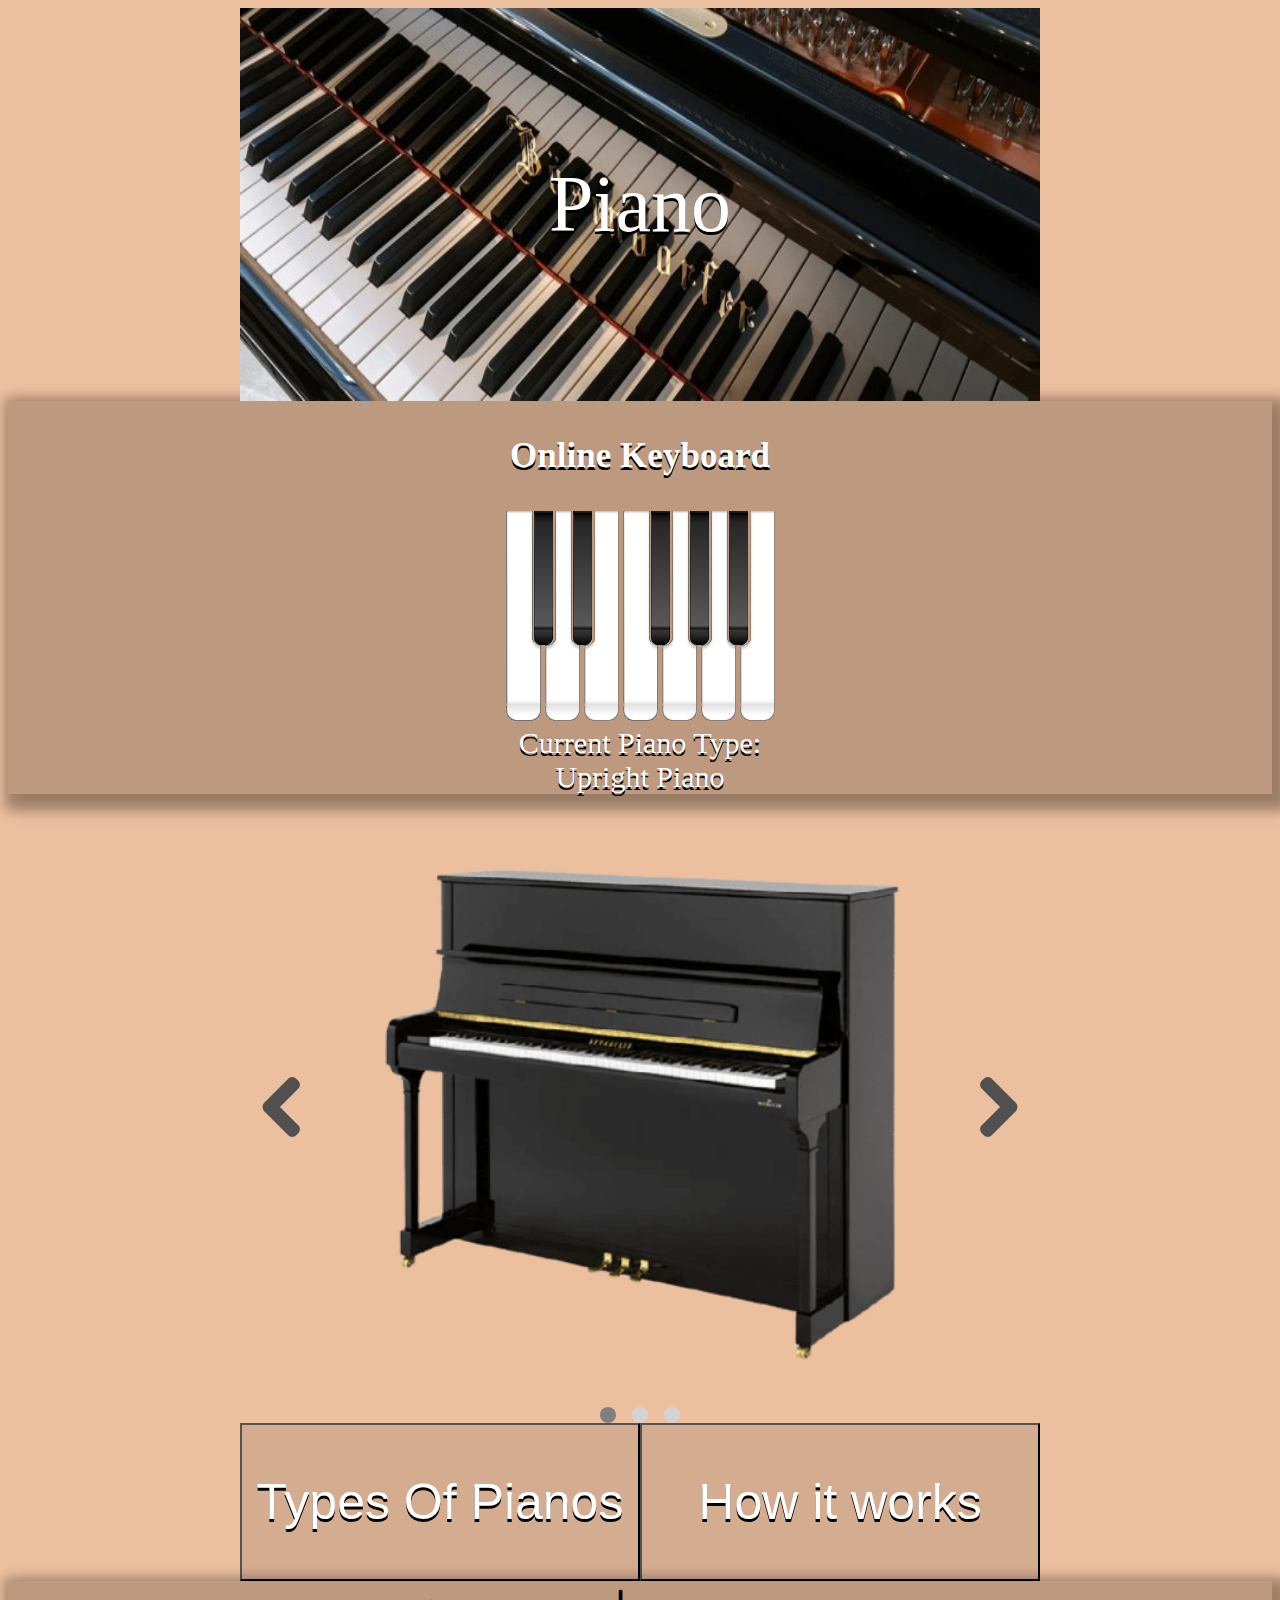
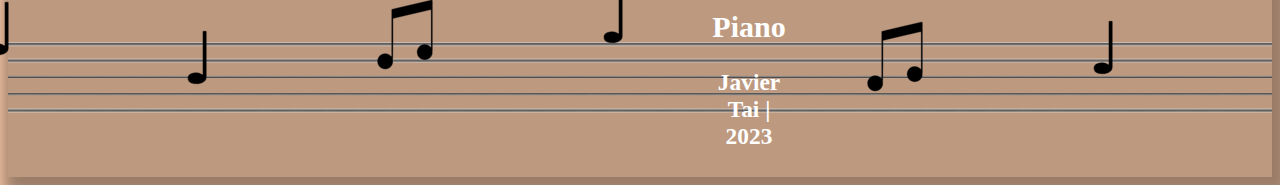
<file: index.html>
<!DOCTYPE html>

<html lang="en">


	<head>
	
		<title>DX1215 A2 211142c</title>
		<script defer src="js/script.js"></script>
		 <link rel="stylesheet" href="css/style.css">
	</head>




	<body>
		
		<div class="container">
			<div class="bannerContainer" >		
				<img id="bannerImage" src="images/bannerImage.jpg" alt="upright piano banner">
				
				<div class="bannerTextContainer">
					<p>Piano</p>
				</div>
			
			</div>
					
			<div class="content1">
				<div class="keyboardContainer">	
					<div>
					<h3>Online Keyboard</h3>
					</div>
				
					<span>
						<img src="images/leftEndKey.png" alt="white piano key">	
							<div class="hitbox1"></div>
							<div class="hitbox2"></div>
							
						
						<audio>
							<source src="audio/uprightPiano/c.mp3" type="audio/mpeg">
						</audio>
						
						<span class="key keyBlackContainer">
							<img  src="images/blackKey.png" alt="black piano key">
							<audio>
								<source src="audio/cSharp.mp3" type="audio/mpeg">
							</audio>
						</span>
					</span>
					
					<span>
						<img src="images/middleKey.png" alt="white piano key">	
							<div class="hitbox1"></div>
							<div class="hitbox3"></div>
							
						
						<audio>
							<source src="audio/uprightPiano/d.mp3" type="audio/mpeg">
						</audio>
						
						<span class="key keyBlackContainer">
							<img  src="images/blackKey.png" alt="black piano key">
							<audio>
								<source src="audio/dSharp.mp3" type="audio/mpeg">
							</audio>
						</span>
					</span>
					
					<span>
						<img src="images/rightEndKey.png" alt="white piano key">	
							<div class="hitbox1"></div>
							<div class="hitbox4"></div>
							
						
						<audio>
							<source src="audio/uprightPiano/e.mp3" type="audio/mpeg">
						</audio>
						
					</span>
					<span>
						<img src="images/leftEndKey.png" alt="white piano key">	
							<div class="hitbox1"></div>
							<div class="hitbox2"></div>
							
						
						<audio>
							<source src="audio/uprightPiano/f.mp3" type="audio/mpeg">
						</audio>
						
						<span class="key keyBlackContainer">
							<img  src="images/blackKey.png" alt="black piano key">
							<audio>
								<source src="audio/fSharp.mp3" type="audio/mpeg">
							</audio>
						</span>
					</span>
					
					<span>
						<img src="images/middleKey.png" alt="white piano key">	
							<div class="hitbox1"></div>
							<div class="hitbox3"></div>
							
						
						<audio>
							<source src="audio/uprightPiano/g.mp3" type="audio/mpeg">
						</audio>
						
						<span class="key keyBlackContainer">
							<img  src="images/blackKey.png" alt="black piano key">
							<audio>
								<source src="audio/gSharp.mp3" type="audio/mpeg">
							</audio>
						</span>
					</span>
					
					<span>
						<img src="images/middleKey.png" alt="white piano key">	
							<div class="hitbox1"></div>
							<div class="hitbox3"></div>
							
						
						<audio>
							<source src="audio/uprightPiano/a.mp3" type="audio/mpeg">
						</audio>
						
						<span class="key keyBlackContainer">
							<img  src="images/blackKey.png" alt="black piano key">
							<audio>
								<source src="audio/aSharp.mp3" type="audio/mpeg">
							</audio>
						</span>
					</span>
					
					<span>
						<img src="images/rightEndKey.png" alt="white piano key">	
							<div class="hitbox1"></div>
							<div class="hitbox4"></div>
							
						
						<audio>
							<source src="audio/uprightPiano/b.mp3" type="audio/mpeg">
						</audio>	
					</span>		
					<div>			
					Current Piano Type:
					<br>
					<span>Upright Piano</span> 
					</div>					
				</div>

			</div>

			
			<div class="contentContainer">
				<div class="contentSub1">
					<div class="contentSlideshow" >							
						<div id="slideshowLeft"><img src="images/arrowButton.png" alt="slideshow arrows"></div>
						<div id="slideshowIndicator">
							<span></span>
							<span></span>
							<span></span>
						</div>
						<img  src="images/uprightPiano.png" alt ="an upright piano">
						<div id="slideshowRight"><img src="images/arrowButton.png" alt="slideshow arrows"></div>
					</div>
				</div>
				<div class="contentSub2  hideContent " >
					<div  id="pianoWorksImage">
						<img id="pianoWorksBackground" src="images/pianoWorksBackground.png" alt="inner workings of a piano"> 	
						
						<img  id="pianoWorksKey" src="images/pianoWorksKey.png" alt="inner workings of a piano key">
						<img  class="hideContent"  id="pianoWorksKeyPopup" src="images/pianoWorksKeyPopup.png" alt="popup describing piano key">
						<div id="pianoWorksHammer">
							<img src="images/pianoWorksHammer.png" alt="inner workings of a piano hammer">
						</div>					
						<img   class="hideContent"  id="pianoWorksHammerPopup" src="images/pianoWorksHammerPopup.png" alt="popup describing piano hammer">
						
						<div  id="pianoWorksDamperLever" >
							<img src="images/pianoWorksDamperLever.png" alt="inner workings of a piano damper lever">
						</div>
						
						<img  id="pianoWorksDamper" src="images/pianoWorksDamper.png" alt="inner workings of a piano damper">
						<img  class="hideContent" id="pianoWorksDamperPopup" src="images/pianoWorksDamperPopup.png" alt="popup describing piano damper">
						
					</div>
					<div id="pianoWorksDesc">
						<h1>How it works:</h1>
						<p>
						When a pianist strikes the key, it pushes two things within the mechanism.
						<br>
						Firstly, the damper is lifted up, which allows the string to vibrate.
						<br>					
						Next, the hammer swings upwards. This is the mechanism responsible for actually 
						<br>
						striking the sting and causing it to vibrate, making sound.
						<br>
						Afterwards, when the key is released, the damper falls back down and presses against the string,
						<br>
						which cause the sound to fade away.			
						</p>
					</div>
					
					
				</div>
				<div class="contentButtons">
					<button>Types Of Pianos</button>
					<button>How it works</button>
				</div>
			</div>	
			
			<div class="footer" id="footerBackground">
				<div class="footerImage">
					<img src="images/trebleClef.png" alt="a treble cleft">
					<img src="images/commonTime.png" alt="4/4 time signature">
					<img src="images/crochet.png" alt="a crochet beat">
					<img src="images/crochet.png" alt="a crochet beat">
					<img src="images/quaver.png" alt="two beamed quaver beat">
					<img src="images/crochet.png" alt="a crochet beat">
				</div>
				<div id="footerText">
					<div>
						<h2>Piano</h2>
						<h3> Javier Tai | 2023</h3>				
					</div>	
				</div>
				<div class="footerImage">
					<img src="images/quaver.png" alt="two beamed quaver beat">
					<img src="images/crochet.png" alt="a crochet beat">
					<img src="images/quaver.png" alt="two beamed quaver beat">
					<img src="images/crochet.png" alt="a crochet beat">
					<img src="images/quaver.png" alt="two beamed quaver beat">
				</div>
			</div>
		</div>
		
	</body>




</html>
</file>
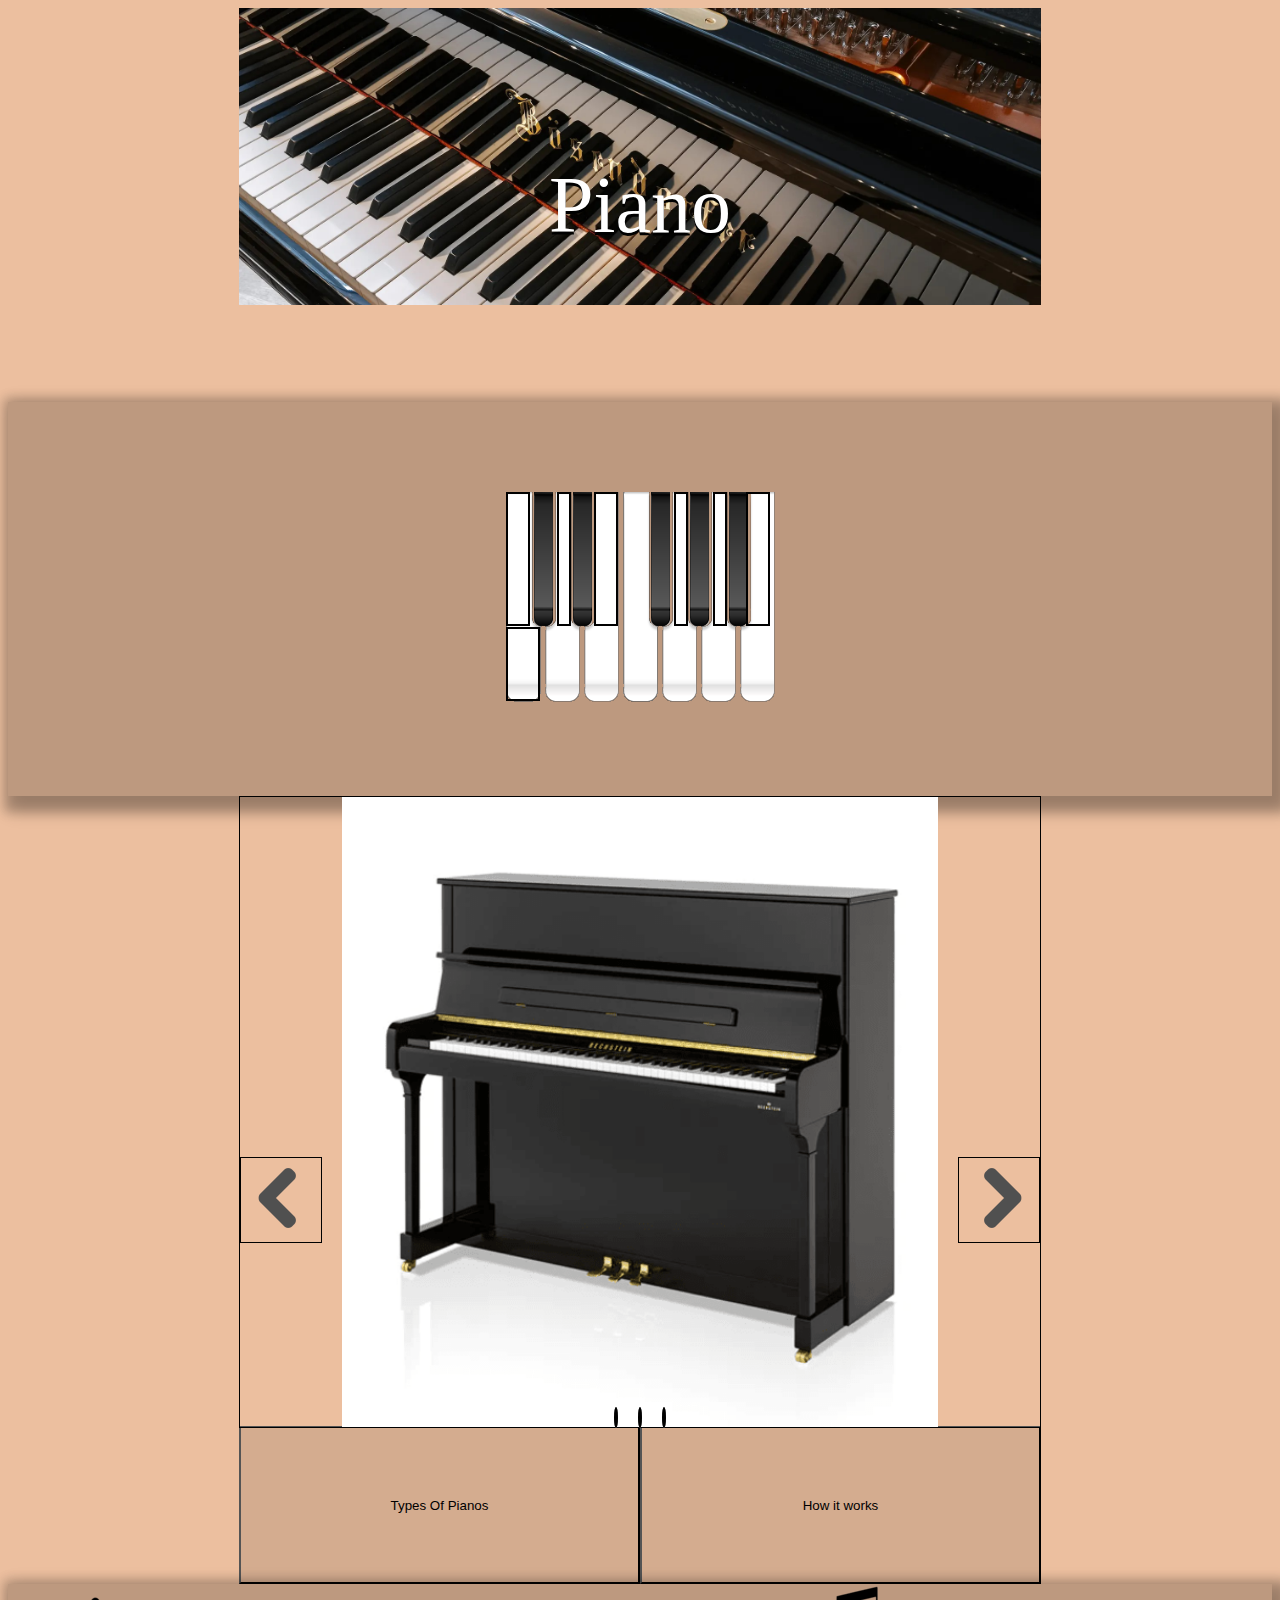
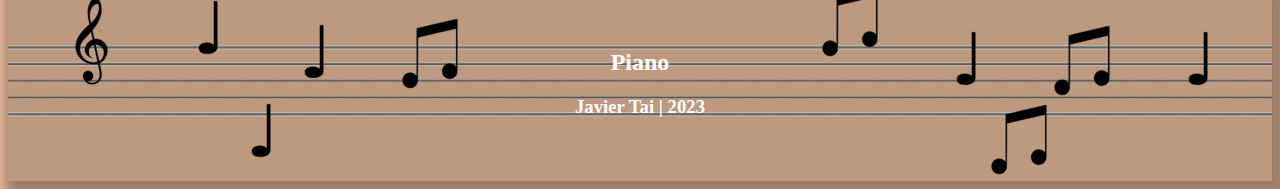
<file: 02_TaiJavier_211142C_A2/index.html>
<!DOCTYPE html>

<html lang="en">


	<head>
	
		<title>DX1215 A2 211142c</title>
		<script defer src="js/script.js"></script>
		 <link rel="stylesheet" href="css/style.css">
	</head>




	<body>
		
		<div class="container">
			<div class="bannerContainer">
				
				<img id="bannerImage" src="images/bannerImage.jpg"></img>
				
				<div class="bannerTextContainer">
					<p class="imageCenterText">Piano</p>
				</div>
			
			</div>
					
			<div class="content1">
				<div class="keyboardContainer">
				
					<span>
						<img src="images/leftEndKey.png">	
							<div class="hitbox1"></div>
							<div class="hitbox2"></div>
						</img>	
						
						<audio>
							<source src="audio/c.mp3" type="audio/mpeg">
						</audio>
						
						<span class="key keyBlackContainer">
							<img  src="images/blackKey.png"></img>
							<audio>
								<source src="audio/cSharp.mp3" type="audio/mpeg">
							</audio>
						</span>
					</span>
					
					<span>
						<img src="images/middleKey.png">	
							<div class="hitbox1"></div>
							<div class="hitbox3"></div>
						</img>	
						
						<audio>
							<source src="audio/d.mp3" type="audio/mpeg">
						</audio>
						
						<span class="key keyBlackContainer">
							<img  src="images/blackKey.png"></img>
							<audio>
								<source src="audio/dSharp.mp3" type="audio/mpeg">
							</audio>
						</span>
					</span>
					
					<span>
						<img src="images/rightEndKey.png">	
							<div class="hitbox1"></div>
							<div class="hitbox4"></div>
						</img>	
						
						<audio>
							<source src="audio/e.mp3" type="audio/mpeg">
						</audio>
						
					</span>
					<span>
						<img src="images/leftEndKey.png">	
							<div class="hitbox1"></div>
							<div class="hitbox2"></div>
						</img>	
						
						<audio>
							<source src="audio/f.mp3" type="audio/mpeg">
						</audio>
						
						<span class="key keyBlackContainer">
							<img  src="images/blackKey.png"></img>
							<audio>
								<source src="audio/fSharp.mp3" type="audio/mpeg">
							</audio>
						</span>
					</span>
					
					<span>
						<img src="images/middleKey.png">	
							<div class="hitbox1"></div>
							<div class="hitbox3"></div>
						</img>	
						
						<audio>
							<source src="audio/g.mp3" type="audio/mpeg">
						</audio>
						
						<span class="key keyBlackContainer">
							<img  src="images/blackKey.png"></img>
							<audio>
								<source src="audio/gSharp.mp3" type="audio/mpeg">
							</audio>
						</span>
					</span>
					
					<span>
						<img src="images/middleKey.png">	
							<div class="hitbox1"></div>
							<div class="hitbox3"></div>
						</img>	
						
						<audio>
							<source src="audio/a.mp3" type="audio/mpeg">
						</audio>
						
						<span class="key keyBlackContainer">
							<img  src="images/blackKey.png"></img>
							<audio>
								<source src="audio/aSharp.mp3" type="audio/mpeg">
							</audio>
						</span>
					</span>
					
					<span>
						<img src="images/rightEndKey.png">	
							<div class="hitbox1"></div>
							<div class="hitbox4"></div>
						</img>	
						
						<audio>
							<source src="audio/b.mp3" type="audio/mpeg">
						</audio>
						
					</span>

				</div>
			</div>

			
			<div class="contentContainer">
				<div class="contentSub1">
					<div class="contentSlideshow" >		
						<div id="slideshowRight"><img src="images/arrowButton.png">	</div>
						<div id="slideshowLeft"><img src="images/arrowButton.png">	</div>
						<div id="slideshowIndicator">
							<span></span>
							<span></span>
							<span></span>
						</div>
						<img  src="images/uprightPiano.png"></img>

					</div>
				</div>
				<div class="contentSub2 hideContent" >
					Main Body 2 Works
				</div>
				<div class="contentButtons">
					<button>Types Of Pianos</button>
					<button>How it works</button>
				</div>
			</div>	
			
			<div class="footer" id="footerBackground">
				<div class="footerImage">
					<img src="images/trebleClef.png"></img>
					<img src="images/crochet.png"></img>
					<img src="images/crochet.png"></img>
					<img src="images/quaver.png"></img>
					<img src="images/crochet.png"></img>
				</div>
				<div id="footerText">
					<div>
						<h2>Piano</h2>
						<h3> Javier Tai | 2023</h3>				
					</div>	
				</div>
				<div class="footerImage">
					<img src="images/quaver.png"></img>
					<img src="images/crochet.png"></img>
					<img src="images/quaver.png"></img>
					<img src="images/crochet.png"></img>
					<img src="images/quaver.png"></img>
				</div>
			</div>
		</div>
		
	</body>




</html>
</file>
<file: css/style.css>
.container{
	display:grid;
	grid-template-columns:1fr 2fr 1fr;
	grid-template-rows:2fr 2fr 4fr 1fr;

}


.bannerContainer{
	position:relative;
	grid-column:2/3;
	grid-row:1/2;
}

.bannerTextContainer{
	position:absolute;
	margin-top:auto;
	margin-bottom:auto;
	top:0;
	bottom:0;
	display:flex;
	justify-content:center;
	width:100%;
	align-items:center;
	text-shadow: 0px 3px black;
}

.bannerTextContainer > p{
	text-align:center;
	font-size:500%;
	color:white;
	position:absolute;
	margin-top:auto;
	margin-bottom:auto;
}


#bannerImage{
	width:100%;
	height:100%;
}


#footerBackground{
	background-image: url("../images/footerImage.png");
	 background-size: 100% 100%;
}


.content1{
	background-color:#bd997f;
	grid-column:1/4;
	grid-row:2/3;
	display:flex;
	justify-content:center;
	box-shadow: 8px 8px 16px 8px rgba(0,0,0,0.2), 6px 6px 10px 10px rgba(0,0,0,0.19);
}

.keyboardContainer{
		margin-top:auto;
		margin-bottom:auto;
}

.keyboardContainer > span{
		position:relative;
}

.keyboardContainer > div{
		text-align:center;
		font-size:30px;
		color:white;
		text-shadow: 0px 3px black;
}

.keyBlackContainer{
		position:absolute;
		left:28px;
		bottom:75px;
}

.hitbox1
{
	position:absolute;
	height:70px;
	width:30px;
	bottom:5px;
	left:0px;
}

.hitbox2
{
	position:absolute;
	height:130px;
	width:20px;
	bottom:80px;
	left:0px;
}

.hitbox3
{
	position:absolute;
	height:130px;
	width:10px;
	bottom:80px;
	left:12px;
}

.hitbox4
{
	position:absolute;
	height:130px;
	width:20px;
	bottom:80px;
	right:5px;
}

.contentContainer{
	grid-column:2/3;
	grid-row:3/4;
	display:flex;
	justify-content:center;
	flex-wrap:wrap;
	
}


.contentSub1{
	text-align:center;
	height:80%;
}

.contentSlideshow{
	position:relative;
	height:100%;
	width:50em;
	display:flex;
	justify-content:center;
}



#slideshowRight{
	margin-top:auto;
	margin-bottom:auto;

}

#slideshowLeft{
	margin-top:auto;
	margin-bottom:auto;

}

#slideshowIndicator{
	position:absolute;
	bottom:0%;
	height:1em;
	width:6em;
	display:flex;
	justify-content:center;
}

#slideshowIndicator > span{
	margin:0 0.5em;
	height:1em;
	width:1em;
	border-radius:50%;
	background-color:lightgrey;
	flex:1;
}



.dotSelected{
	background-color:grey !important;
}

#slideshowLeft > img{
	width:100%;
	height:5em;
	transform:scaleX(-1);
}

#slideshowRight > img{
	width:100%;
	height:5em;
}

#pianoWorksImage{
	position:relative;
	height:70%;
	width:50em;
}

#pianoWorksBackground{
	position:absolute;	
	width:100%;
}


#pianoWorksKey{
	position:absolute;	
	width:90%;
	top:240px;
	left:90px;
}

#pianoWorksKeyPopup{
	position:absolute;	
	width:30%;
	top:200px;
	right:-100px;
}

#pianoWorksHammer{
	position:absolute;
	height:10px;
	width:10px;
	top:140px;
	left:340px;
	
}

#pianoWorksHammerPopup{
	position:absolute;	
	width:20%;
	top:90px;
	right:330px;
}



#pianoWorksHammer > img{
	position:absolute;
	right:-25px;
	top:-25px;

}

/*Image needs to be offset from a div container's position so that it will rotate nicely around a pivot point rather then the center of the image*/

#pianoWorksDamper{
	position:absolute;
	top:0px;
	left:30px;
	width:19%;
	
}

#pianoWorksDamperPopup{
	position:absolute;
	top:-30px;
	left:-80px;
	width:20%;
	
}



#pianoWorksDamperLever{
	position:absolute;
	top:270px;
	left:30px;
	height:10px;
	width:10px;	
}

#pianoWorksDamperLever > img{
	position:absolute;
	top:-20px;
	left:-4px;
	
}

/*Image needs to be offset from a div container's position so that it will rotate nicely around a pivot point rather then the center of the image*/

#pianoWorksDesc{
	text-align:center;
	height:30%;
}

.contentSub2{
	height:80%;
	display:block:
}


.contentButtons{
	flex:100%;
	display:flex;
	justify-content:center;
	flex-wrap:wrap;
	height:20%;
	
}

.contentButtons > button{
	flex:50%;
	background-color:#d4ac8f;
	font-size:50px;
	color:white;
	text-shadow: 0px 3px black;
}

.contentButtons > button:hover{
	background-color:#eec5a9;
	
}

.hideContent
{
	display:none;
}

.showContent
{
	display:;
}


.footer{
	background-color:#bd997f;
	grid-column:1/4;
	grid-row:4/5;
	display:flex;
	justify-content:center;
	box-shadow: 8px 8px 16px 8px rgba(0,0,0,0.2), 6px 6px 10px 10px rgba(0,0,0,0.19);
}


.footer > div {
	margin-top:auto;
	margin-bottom:auto;
	color:white;
	text-align:center;
	font-size:20px;
	
}


.footerImage{
	display:flex;
	flex:2;
}

.footerImage > img {
	position:relative;
	margin:0 4em;
	height:50%;
}

#footerText{
	flex:1;
}


body{
	background-color:#ecbf9f;
	
}

@media screen and (max-width:800px)
{
	.footerImage > img {
	margin:0 0;
	}
	
	.contentButtons > button{
	flex:100%;
	}
	
}
</file>
<file: 02_TaiJavier_211142C_A2/css/style.css>
.container{
	display:grid;
	grid-template-columns:1fr 2fr 1fr;
	grid-template-rows:2fr 2fr 4fr 1fr;

}

.imageCenterText{
	text-align:center;
	font-size:500%;
	color:white;
	position:absolute;
	margin-top:auto;
	margin-bottom:auto;
}



.bannerContainer{
	position:relative;
	grid-column:2/3;
	grid-row:1/2;
}

.bannerTextContainer{
	position:absolute;
	margin-top:auto;
	margin-bottom:auto;
	top:0;
	bottom:0;
	display:flex;
	justify-content:center;
	width:100%;
	align-items:center;
	text-shadow: 0px 3px black;
}

#bannerImage{
	width:100%;
}


#footerBackground{
	background-image: url("../images/footerImage.png");
	 background-size: 100% 100%;
}


.content1{
	background-color:#bd997f;
	grid-column:1/4;
	grid-row:2/3;
	display:flex;
	justify-content:center;
	box-shadow: 8px 8px 16px 8px rgba(0,0,0,0.2), 6px 6px 10px 10px rgba(0,0,0,0.19);
}

.keyboardContainer{
		margin-top:auto;
		margin-bottom:auto;
}

.keyboardContainer > span{
		position:relative;
}

.keyBlackContainer{
		position:absolute;
		left:28px;
		bottom:75px;
}

.hitbox1
{
	position:absolute;
	border:2px solid black;
	height:70px;
	width:30px;
	bottom:5px;
}

.hitbox2
{
	position:absolute;
	border:2px solid black;
	height:130px;
	width:20px;
	bottom:80px;
}

.hitbox3
{
	position:absolute;
	border:2px solid black;
	height:130px;
	width:10px;
	bottom:80px;
	left:12px;
}

.hitbox4
{
	position:absolute;
	border:2px solid black;
	height:130px;
	width:20px;
	bottom:80px;
	right:5px;
}

.contentContainer{
	grid-column:2/3;
	grid-row:3/4;
	display:flex;
	justify-content:center;
	flex-wrap:wrap;
	
}


.contentSub1{
	text-align:center;
	height:80%;
}

.contentSlideshow{
	border:1px solid black;
	position:relative;
	height:100%;
	width:50em;
	display:flex;
	justify-content:center;
}

.contentSlideshow > img{

}



#slideshowRight{
	position:absolute;
	margin-top:45%;
	right:0px;
	border:1px solid black;
}

#slideshowLeft{
	position:absolute;
	margin-top:45%;
	left:0px;
	border:1px solid black;
}

#slideshowIndicator{
	position:absolute;
	bottom:0px;
}

#slideshowIndicator > span{
	margin:10px;
	height:10px;
	width:10px;
	border:2px solid black;
	border-radius:50%;
	background-color:grey;
}

#slideshowLeft > img{
	width:100%;
	height:5em;
	transform:scaleX(-1);
}

#slideshowRight > img{
	width:100%;
	height:5em;
}

.contentSub2{
	height:80%;
}


.contentButtons{
	flex:100%;
	display:flex;
	justify-content:center;
	height:20%;
	
}

.contentButtons > button{
	flex:50%;
	background-color:#d4ac8f;
	
}

.contentButtons > button:hover{
	background-color:#eec5a9;
	
}

.hideContent
{
	display:none;
}

.showContent
{
	display:;
}


.footer{
	background-color:#bd997f;
	grid-column:1/4;
	grid-row:4/5;
	display:flex;
	justify-content:center;
	box-shadow: 8px 8px 16px 8px rgba(0,0,0,0.2), 6px 6px 10px 10px rgba(0,0,0,0.19);
}


.footer > div {
	margin-top:auto;
	margin-bottom:auto;
	color:white;
	text-align:center;
	
}


.footerImage{
	flex:2;
}

.footerImage > img {
	margin:0 2em;
}

#footerText{
	flex:1;
}


body{
	background-color:#ecbf9f;
	
}
</file>
